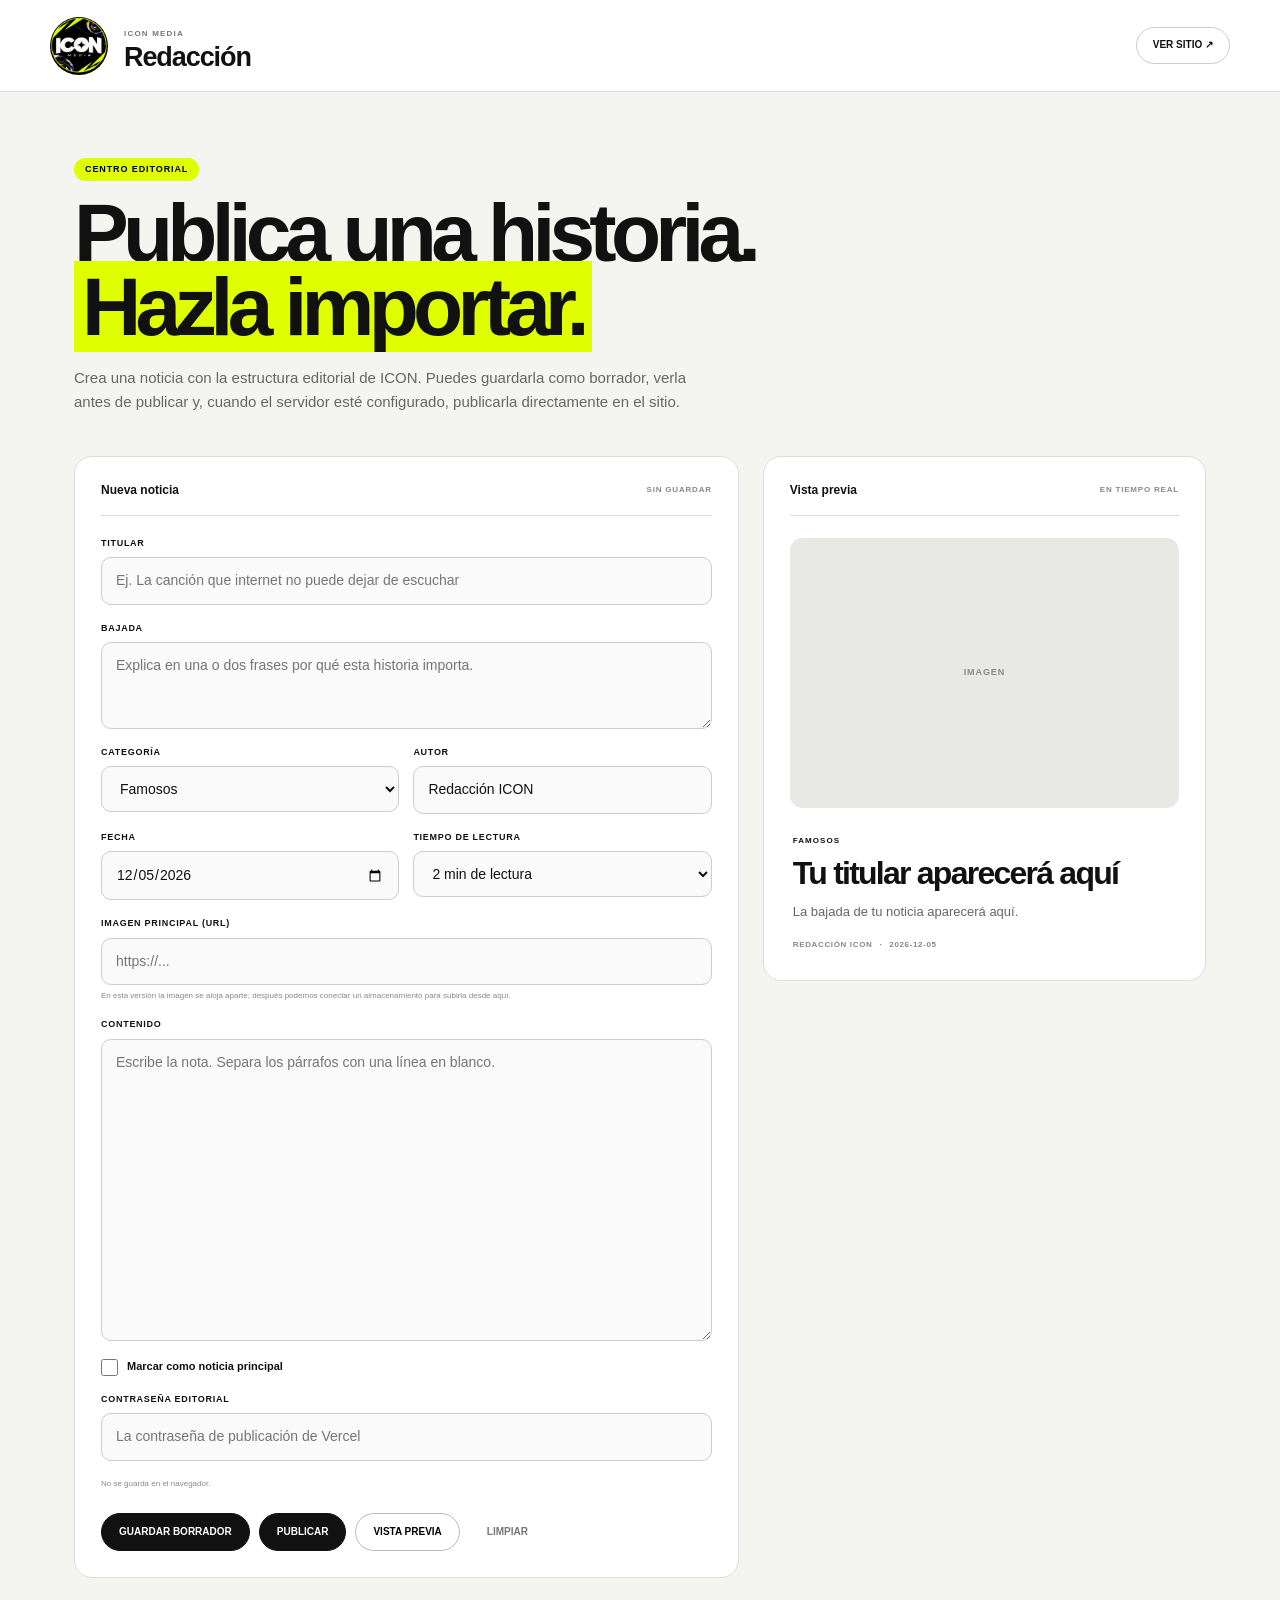
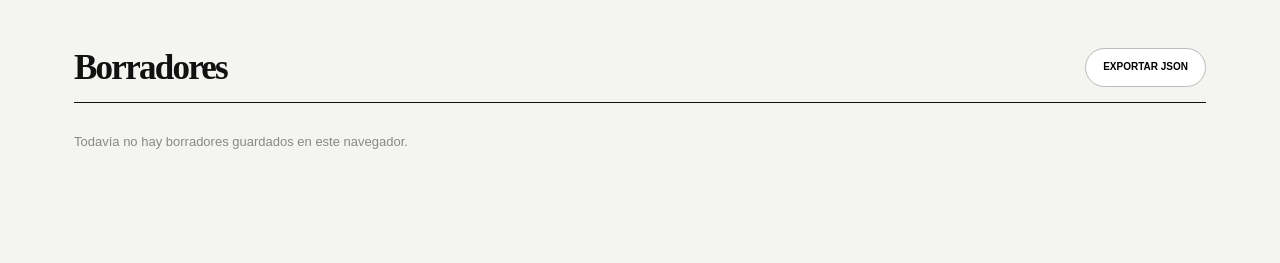
<file: admin.html>
<!doctype html>
<html lang="es">
<head>
  <meta charset="UTF-8" />
  <meta name="viewport" content="width=device-width, initial-scale=1.0" />
  <meta name="theme-color" content="#000000" />
  <title>Redacción — ICON MEDIA</title>
  <link rel="icon" href="Emblema%20Circular%20ICON%20MEDIA%20Ne%C3%B3n(2).png?v=9" type="image/png" />
  <link rel="stylesheet" href="styles.css?v=6" />
  <link rel="stylesheet" href="admin.css?v=1" />
</head>
<body class="admin-body">
  <header class="admin-header">
    <a class="admin-brand" href="index.html"><img src="Emblema%20Circular%20ICON%20MEDIA%20Ne%C3%B3n(2).png?v=9" alt="ICON MEDIA"></a>
    <div><span class="admin-kicker">ICON MEDIA</span><h1>Redacción</h1></div>
    <a class="admin-back" href="index.html">Ver sitio ↗</a>
  </header>

  <main class="admin-shell">
    <section class="admin-intro">
      <span class="eyebrow accent">CENTRO EDITORIAL</span>
      <h2>Publica una historia.<br><strong>Hazla importar.</strong></h2>
      <p>Crea una noticia con la estructura editorial de ICON. Puedes guardarla como borrador, verla antes de publicar y, cuando el servidor esté configurado, publicarla directamente en el sitio.</p>
    </section>

    <div class="admin-grid">
      <form id="storyForm" class="editor-card">
        <div class="card-top"><strong>Nueva noticia</strong><span id="saveStatus">Sin guardar</span></div>
        <label>Titular<input id="title" maxlength="120" required placeholder="Ej. La canción que internet no puede dejar de escuchar"></label>
        <label>Bajada<textarea id="deck" maxlength="220" rows="3" required placeholder="Explica en una o dos frases por qué esta historia importa."></textarea></label>
        <div class="form-row">
          <label>Categoría<select id="category"><option>Famosos</option><option>Música</option><option>Viral</option><option>Series</option><option>Tendencias</option><option>Internet</option></select></label>
          <label>Autor<input id="author" value="Redacción ICON" required></label>
        </div>
        <div class="form-row">
          <label>Fecha<input id="date" type="date" required></label>
          <label>Tiempo de lectura<select id="reading"><option>2 min de lectura</option><option>3 min de lectura</option><option>4 min de lectura</option><option>5 min de lectura</option><option>7 min de lectura</option></select></label>
        </div>
        <label>Imagen principal (URL)<input id="image" type="url" placeholder="https://..."><small>En esta versión la imagen se aloja aparte; después podemos conectar un almacenamiento para subirla desde aquí.</small></label>
        <label>Contenido<textarea id="body" rows="14" required placeholder="Escribe la nota. Separa los párrafos con una línea en blanco."></textarea></label>
        <label class="check"><input id="featured" type="checkbox"> Marcar como noticia principal</label>
        <div class="publish-box">
          <label>Contraseña editorial<input id="adminPassword" type="password" autocomplete="current-password" placeholder="La contraseña de publicación de Vercel"></label>
          <small>No se guarda en el navegador.</small>
        </div>
        <div class="editor-actions"><button type="submit" class="btn-primary">Guardar borrador</button><button type="button" id="publishBtn" class="btn-primary">PUBLICAR</button><button type="button" id="previewBtn" class="btn-secondary">Vista previa</button><button type="button" id="clearBtn" class="btn-ghost">Limpiar</button></div>
      </form>

      <aside class="preview-card">
        <div class="card-top"><strong>Vista previa</strong><span>EN TIEMPO REAL</span></div>
        <div id="previewImage" class="preview-image"><span>IMAGEN</span></div>
        <div class="preview-content"><span id="previewCategory" class="preview-category">VIRAL</span><h3 id="previewTitle">Tu titular aparecerá aquí</h3><p id="previewDeck">La bajada de tu noticia aparecerá aquí.</p><div class="preview-meta"><span id="previewAuthor">REDACCIÓN ICON</span><span>·</span><span id="previewDate">HOY</span></div></div>
      </aside>
    </div>

    <section class="drafts-section">
      <div class="section-head"><h2>Borradores</h2><button id="exportBtn" class="btn-secondary">Exportar JSON</button></div>
      <div id="draftList" class="draft-list"><p class="empty-state">Todavía no hay borradores guardados en este navegador.</p></div>
    </section>

    <div id="toast" class="admin-toast" role="status"></div>
  </main>
  <script src="admin.js?v=2"></script>
</body>
</html>
</file>
<file: styles.css>
:root{--bg:#fff;--ink:#050505;--muted:#777;--line:#d9d9d9;--accent:#dfff00;--black:#000;--white:#fff;--radius:14px;--max:1180px}*{box-sizing:border-box}html{scroll-behavior:smooth}body{margin:0;background:var(--bg);color:var(--ink);font-family:'DM Sans',sans-serif;line-height:1.25}a{color:inherit;text-decoration:none}button,input{font:inherit}.container{width:min(var(--max),calc(100% - 48px));margin-inline:auto}.announcement{height:28px;background:#000;color:#fff;display:flex;align-items:center;justify-content:center;gap:7px;font-size:9px;font-weight:700;letter-spacing:.08em;text-transform:uppercase;position:relative}.announcement strong{color:#fff}.live-dot{width:7px;height:7px;background:var(--accent);border-radius:50%;display:inline-block}.top-social{position:absolute;right:max(24px,calc((100vw - 1180px)/2));display:flex;gap:16px}.top-social a{font-size:9px}.site-header{height:104px;background:#fff;display:flex;align-items:center;gap:40px;padding:0 max(24px,calc((100vw - 1180px)/2));position:relative;z-index:20}.brand-lockup{display:flex;flex-direction:column;line-height:.76;min-width:170px}.brand-icon{font-family:'Space Grotesk';font-weight:700;font-size:47px;letter-spacing:-.12em}.brand-icon:after{content:'.';color:var(--accent)}.brand-media{font-size:11px;font-weight:800;letter-spacing:.5em;margin-left:29px;margin-top:8px}.desktop-nav{display:flex;align-items:center;gap:25px;margin-left:auto}.desktop-nav a{font-size:11px;font-weight:700;white-space:nowrap}.desktop-nav a:hover{opacity:.55}.search-button{height:42px;min-width:176px;border:1px solid #999;border-radius:999px;background:#fff;display:flex;align-items:center;gap:11px;padding:0 15px;cursor:pointer}.search-button span{font-size:24px;line-height:1}.search-button em{font-size:11px;color:#999;font-style:normal}.hero{padding-top:4px;padding-bottom:18px}.hero{position:relative;height:430px;background:#050505;border-radius:var(--radius);overflow:hidden;display:block}.hero-image{position:absolute;inset:0 0 0 40%;min-height:0;border-radius:0;background:linear-gradient(90deg,#050505 0%,rgba(5,5,5,.75) 18%,rgba(5,5,5,0) 52%),url('https://images.unsplash.com/photo-1524504388940-b1c1722653e1?auto=format&fit=crop&w=1600&q=90') center/cover}.hero-copy{position:absolute;z-index:3;left:30px;top:25px;width:43%;color:#fff;padding:0}.eyebrow{display:inline-flex;font-size:9px;font-weight:800;letter-spacing:.1em;text-transform:uppercase}.eyebrow.accent{background:var(--accent);color:#000;padding:6px 11px;border-radius:999px}.hero h1{font-family:'Space Grotesk';font-size:clamp(48px,5.4vw,76px);line-height:.88;letter-spacing:-.075em;max-width:520px;margin:19px 0 19px}.hero h1 strong{color:var(--accent);font-weight:700}.hero h1 span{white-space:nowrap}.hero-copy>p{font-size:15px;color:#eee;max-width:400px;margin:0 0 17px}.meta{display:flex;gap:8px;font-size:9px;font-weight:800;color:#ddd;letter-spacing:.06em}.primary-cta{display:inline-flex;align-items:center;gap:22px;background:var(--accent);color:#000;border-radius:999px;padding:12px 18px;font-size:11px;font-weight:800;margin-top:17px}.primary-cta span{font-size:16px}.hero-category,.category{position:absolute;left:15px;top:15px;background:#fff;color:#000;border-radius:999px;padding:6px 10px;font-size:8px;font-weight:800;letter-spacing:.08em}.hero-category{z-index:5}.hero-mark{position:absolute;right:18px;bottom:18px;background:var(--accent);color:#000;border-radius:50%;width:39px;height:39px;display:grid;place-items:center;font-weight:800;z-index:5}.hero-count{position:absolute;right:62px;bottom:30px;font-size:10px;color:#fff;font-weight:700;z-index:5}.hero-controls{position:absolute;right:18px;bottom:18px;display:flex;align-items:center;gap:12px;color:#fff;z-index:5}.hero-controls button{width:38px;height:38px;border:0;border-radius:50%;background:rgba(255,255,255,.1);color:#fff}.now-strip{background:#000;color:#fff;border:0;border-radius:10px;display:grid;grid-template-columns:160px 1fr;min-height:47px;align-items:center;padding:0 15px}.now-title{display:flex;align-items:center;gap:7px;font-size:10px}.now-title small{font-size:8px;color:#aaa}.ticker{display:flex;align-items:center;gap:22px;overflow:hidden;white-space:nowrap;font-size:10px;color:#ddd}.ticker b{color:#fff;margin-right:7px}.ticker i{height:15px;width:1px;background:#666;display:block;flex:none}.section{padding:65px 0 15px}.section-head{display:flex;align-items:center;justify-content:space-between;border-bottom:1px solid #ccc;padding-bottom:13px;margin-bottom:18px}.section-head h2{font-family:'Space Grotesk';font-size:35px;letter-spacing:-.065em;margin:0}.section-head a{font-size:10px;font-weight:800}.four-grid{grid-template-columns:repeat(4,1fr)}.news-grid{display:grid;gap:16px}.story-image{height:215px;border-radius:11px;display:block;position:relative;overflow:hidden;background-size:cover;background-position:center;transition:transform .25s}.story:hover .story-image{transform:translateY(-2px)}.story-body{padding:10px 1px}.story-body h3{font-family:'Space Grotesk';font-size:20px;line-height:1.03;letter-spacing:-.045em;margin:4px 0 13px}.story-body p{font-size:8px;color:#777;font-weight:700;letter-spacing:.05em;margin:0}.story-foot{display:flex;align-items:center;justify-content:space-between}.story-foot p{margin:0}.story-foot a{width:27px;height:27px;border-radius:50%;background:#000;color:#fff;display:grid;place-items:center;font-size:13px}.image-2{background-image:url('https://images.unsplash.com/photo-1517841905240-472988babdf9?auto=format&fit=crop&w=900&q=90')}.image-3{background-image:url('https://images.unsplash.com/photo-1516280440614-37939bbacd81?auto=format&fit=crop&w=900&q=90')}.image-4{background-image:url('https://images.unsplash.com/photo-1492684223066-81342ee5ff30?auto=format&fit=crop&w=900&q=90')}.image-10{background-image:url('https://images.unsplash.com/photo-1489599849927-2ee91cede3ba?auto=format&fit=crop&w=900&q=90')}.split-section{display:grid;grid-template-columns:1.9fr .9fr;gap:45px;align-items:end;padding-top:54px}.categories-block .section-head{margin-bottom:20px}.category-icons{display:flex;justify-content:space-between;gap:14px}.category-icons a{display:flex;flex-direction:column;align-items:center;gap:9px;min-width:74px}.category-icons span{width:61px;height:61px;border:1px solid #ccc;border-radius:50%;display:grid;place-items:center;font-size:27px}.category-icons a.active span{background:var(--accent);border-color:var(--accent)}.category-icons strong{font-size:10px}.icon-promo{background:var(--accent);min-height:154px;border-radius:11px;padding:20px;position:relative;overflow:hidden}.icon-promo span{font-size:8px;font-weight:800}.icon-promo h3{font-family:'Space Grotesk';font-size:27px;line-height:.94;letter-spacing:-.06em;margin:17px 0;position:relative;z-index:2}.icon-promo a{position:absolute;right:17px;bottom:15px;width:31px;height:31px;border-radius:50%;background:#000;color:#fff;display:grid;place-items:center;z-index:4}.icon-promo:after{content:'';position:absolute;width:155px;height:155px;right:-63px;top:-12px;border-radius:50%;border:23px solid #000;opacity:.9}.trending-section{padding-top:52px;align-items:stretch}.trend-compact{display:grid;grid-template-columns:repeat(3,1fr);gap:20px}.trend-compact>a{display:grid;grid-template-columns:34px 48px 1fr;grid-template-rows:auto auto;column-gap:9px;align-items:center;padding:8px 0;border-bottom:1px solid #ccc}.trend-compact b{font-family:'Space Grotesk';font-size:20px;grid-row:1/3}.trend-mini{width:48px;height:48px;border-radius:7px;background-size:cover;background-position:center;grid-row:1/3}.trend-compact strong{font-family:'Space Grotesk';font-size:10px;line-height:1.1}.trend-compact small{font-size:7px;color:#888;margin-top:4px}.image-5{background-image:url('https://images.unsplash.com/photo-1535713875002-d1d0cf377fde?auto=format&fit=crop&w=400&q=80')}.image-6{background-image:url('https://images.unsplash.com/photo-1515886657613-9f3515b0c78f?auto=format&fit=crop&w=400&q=80')}.image-netflix{background-image:url('https://images.unsplash.com/photo-1489599849927-2ee91cede3ba?auto=format&fit=crop&w=400&q=80')}.newsletter-card{background:#000;color:#fff;border-radius:11px;padding:21px;min-height:154px}.newsletter-card>span{font-size:14px;line-height:1.1}.newsletter-card strong{color:var(--accent)}.newsletter-card p{font-size:10px;color:#ddd;max-width:260px;margin:12px 0}.newsletter-card form{display:flex;background:#fff;border-radius:999px;padding:4px}.newsletter-card input{border:0;outline:0;background:transparent;width:100%;padding:8px 12px;font-size:10px}.newsletter-card button{border:0;background:var(--accent);border-radius:50%;width:34px;height:34px;font-weight:800;cursor:pointer}.recent-grid .story-image{height:210px}.newsletter-bottom{background:var(--accent);border-radius:var(--radius);padding:42px 48px;margin:58px auto 65px;position:relative;overflow:hidden}.newsletter-bottom h2{font-family:'Space Grotesk';font-size:clamp(40px,5vw,62px);line-height:.92;letter-spacing:-.065em;margin:15px 0}.newsletter-bottom .primary-cta{background:#000;color:#fff}.footer{border-top:1px solid #111;padding:28px 0 45px;display:grid;grid-template-columns:1fr auto auto;gap:35px;align-items:end}.footer-brand{font-family:'Space Grotesk';font-size:38px;font-weight:700;letter-spacing:-.1em}.footer-brand span{color:var(--accent)}.footer p,.footer small{font-size:9px;color:#777;margin:3px 0 0}.footer-links{display:flex;gap:18px;font-size:9px;font-weight:800;text-transform:uppercase}.search-modal{padding:42px}.search-modal h2{font-family:'Space Grotesk';font-size:50px;letter-spacing:-.06em;margin:16px 0 28px}.search-modal input{width:100%;border:0;border-bottom:1px solid #111;background:transparent;padding:12px 0;outline:0;font-size:18px}.search-modal p{font-size:11px;color:#777}.close{position:absolute;right:20px;top:17px;border:0;background:transparent;font-size:30px;cursor:pointer}dialog{border:0;border-radius:20px;padding:0;width:min(620px,calc(100% - 30px));background:#fff;color:#111;box-shadow:0 20px 80px rgba(0,0,0,.25)}dialog::backdrop{background:rgba(0,0,0,.55);backdrop-filter:blur(4px)}@media(max-width:1000px){.desktop-nav{display:none}.site-header{justify-content:space-between;padding:0 24px}.hero{height:430px}.hero-copy{width:52%}.four-grid{grid-template-columns:repeat(2,1fr)}.split-section{grid-template-columns:1fr}.icon-promo{min-height:170px}.top-social{display:none}}@media(max-width:650px){.container{width:calc(100% - 28px)}.announcement{font-size:8px}.site-header{height:86px;padding:0 14px}.brand-lockup{min-width:auto}.brand-icon{font-size:35px}.brand-media{font-size:8px;margin-left:21px}.search-button{min-width:42px;width:42px;padding:0;justify-content:center}.search-button em{display:none}.hero{height:550px;padding-top:0}.hero-image{inset:0}.hero-copy{left:20px;top:24px;width:calc(100% - 40px)}.hero-image{background:linear-gradient(180deg,rgba(0,0,0,.65) 0%,rgba(0,0,0,.15) 46%,rgba(0,0,0,.65) 100%),url('https://images.unsplash.com/photo-1524504388940-b1c1722653e1?auto=format&fit=crop&w=1000&q=90') center/cover}.hero h1{font-size:clamp(48px,14vw,66px);max-width:420px}.hero-copy>p{font-size:14px}.now-strip{grid-template-columns:1fr;gap:8px;padding:10px 12px}.ticker{gap:16px}.section{padding:55px 0 10px}.section-head h2{font-size:29px}.section-head a{font-size:9px}.four-grid{grid-template-columns:1fr}.story-image,.recent-grid .story-image{height:330px}.story-body h3{font-size:27px}.category-icons{display:grid;grid-template-columns:repeat(3,1fr);row-gap:20px}.category-icons a{min-width:0}.category-icons span{width:54px;height:54px}.trend-compact{grid-template-columns:1fr}.trend-compact>a{grid-template-columns:35px 55px 1fr}.trend-mini{width:55px;height:55px}.newsletter-card{margin-top:10px}.newsletter-bottom{padding:32px 25px}.newsletter-bottom h2{font-size:42px}.footer{grid-template-columns:1fr;gap:20px}.footer-links{flex-wrap:wrap}}
.search-results{margin-top:24px;display:grid;gap:8px;max-height:340px;overflow:auto}.search-results a{display:grid;gap:4px;padding:12px 0;border-top:1px solid #ddd}.search-results a small{font-size:8px;font-weight:800;color:#777;letter-spacing:.08em}.search-results a strong{font-family:"Space Grotesk";font-size:17px;line-height:1.05}.search-results p{font-size:11px;color:#777}.category-results{margin-top:48px}.category-story-image{background-color:#eee}

/* PWA / mobile safe-area */
html,body{min-height:100%;overflow-x:hidden}
.announcement{
  height:calc(28px + env(safe-area-inset-top, 0px));
  padding-top:env(safe-area-inset-top, 0px);
  box-sizing:border-box;
}
.site-header{
  top:env(safe-area-inset-top, 0px);
  padding-left:max(24px,calc((100vw - 1180px)/2),env(safe-area-inset-left,0px));
  padding-right:max(24px,calc((100vw - 1180px)/2),env(safe-area-inset-right,0px));
}
@media(max-width:650px){
  .site-header{
    height:calc(86px + env(safe-area-inset-top, 0px));
    padding-top:env(safe-area-inset-top, 0px);
    padding-left:max(14px,env(safe-area-inset-left,0px));
    padding-right:max(14px,env(safe-area-inset-right,0px));
  }
  .announcement{justify-content:center}
  .top-social{display:none}
}
@media(display-mode:standalone){
  .site-header{position:sticky;top:env(safe-area-inset-top,0px)}
}

.search-button span{color:#000;-webkit-text-fill-color:#000}
</file>
<file: admin.css>
:root{--admin-bg:#f4f4f1;--admin-line:#111;--admin-muted:#747474;--admin-yellow:#dfff00}.admin-body{background:var(--admin-bg);color:#111;min-height:100vh}.admin-header{height:92px;background:#fff;border-bottom:1px solid #ddd;padding:0 max(24px,calc((100vw - 1180px)/2));display:flex;align-items:center;gap:16px;position:sticky;top:0;z-index:20}.admin-brand{width:58px;height:58px;border-radius:50%;overflow:hidden;display:block;background:#000;flex:none}.admin-brand img{width:100%;height:100%;object-fit:cover;display:block}.admin-kicker{font-size:8px;font-weight:900;letter-spacing:.15em;color:#777}.admin-header h1{font:700 27px/1 'Space Grotesk',sans-serif;letter-spacing:-.04em;margin:3px 0 0}.admin-back{margin-left:auto;border:1px solid #ccc;border-radius:999px;padding:11px 16px;font-size:10px;font-weight:800;text-transform:uppercase}.admin-shell{max-width:1180px;margin:auto;padding:65px 24px 100px}.admin-intro{max-width:700px;margin-bottom:42px}.admin-intro h2{font:700 clamp(46px,7vw,82px)/.9 'Space Grotesk',sans-serif;letter-spacing:-.07em;margin:15px 0 22px}.admin-intro h2 strong{background:var(--admin-yellow);padding:0 8px}.admin-intro p{max-width:650px;color:#666;line-height:1.6;font-size:15px}.admin-grid{display:grid;grid-template-columns:minmax(0,1.2fr) minmax(330px,.8fr);gap:24px;align-items:start}.editor-card,.preview-card{background:#fff;border:1px solid #ddd;border-radius:18px;padding:26px}.card-top{display:flex;justify-content:space-between;align-items:center;border-bottom:1px solid #ddd;padding-bottom:17px;margin-bottom:22px;font-size:12px}.card-top span{font-size:8px;font-weight:900;color:#888;letter-spacing:.1em;text-transform:uppercase}.editor-card label{display:block;font-size:9px;font-weight:900;letter-spacing:.08em;text-transform:uppercase;margin:0 0 18px}.editor-card input,.editor-card select,.editor-card textarea{display:block;width:100%;box-sizing:border-box;border:1px solid #ccc;border-radius:10px;background:#fafafa;padding:13px 14px;margin-top:8px;font:500 14px/1.4 'DM Sans',sans-serif;color:#111;outline:none}.editor-card textarea{resize:vertical}.editor-card input:focus,.editor-card select:focus,.editor-card textarea:focus{border-color:#111;background:#fff}.editor-card small{display:block;color:#888;font-size:8px;font-weight:500;text-transform:none;letter-spacing:0;margin-top:6px}.form-row{display:grid;grid-template-columns:1fr 1fr;gap:14px}.check{display:flex!important;align-items:center;gap:9px;text-transform:none!important;letter-spacing:0!important;font-size:11px!important}.check input{width:17px!important;height:17px;margin:0!important;accent-color:#111}.editor-actions{display:flex;gap:9px;flex-wrap:wrap;margin-top:24px}.btn-primary,.btn-secondary,.btn-ghost{border-radius:999px;padding:12px 17px;font-size:10px;font-weight:900;text-transform:uppercase;cursor:pointer}.btn-primary{background:#111;color:#fff;border:1px solid #111}.btn-primary:hover{background:var(--admin-yellow);color:#111}.btn-secondary{background:#fff;border:1px solid #bbb}.btn-secondary:hover{border-color:#111}.btn-ghost{background:transparent;border:1px solid transparent;color:#777}.preview-card{position:sticky;top:112px}.preview-image{height:270px;border-radius:13px;background:#e8e8e5 center/cover no-repeat;display:grid;place-items:center;color:#888;font-size:9px;font-weight:900;letter-spacing:.1em;overflow:hidden}.preview-image.has-image span{display:none}.preview-content{padding:20px 3px 4px}.preview-category{font-size:8px;font-weight:900;letter-spacing:.13em}.preview-content h3{font:700 32px/.98 'Space Grotesk',sans-serif;letter-spacing:-.055em;margin:10px 0}.preview-content p{color:#666;font-size:13px;line-height:1.5}.preview-meta{display:flex;gap:7px;margin-top:18px;font-size:8px;font-weight:900;letter-spacing:.08em;color:#888}.drafts-section{margin-top:70px}.drafts-section .section-head{display:flex;justify-content:space-between;align-items:center;border-bottom:1px solid #111;padding-bottom:15px}.drafts-section h2{font:700 35px/.95 'Space Grotesk';letter-spacing:-.05em;margin:0}.draft-list{display:grid;gap:10px;margin-top:15px}.draft-item{background:#fff;border:1px solid #ddd;border-radius:12px;padding:16px;display:flex;align-items:center;gap:15px}.draft-item strong{font:700 17px/1 'Space Grotesk';letter-spacing:-.03em}.draft-item small{display:block;color:#888;font-size:8px;font-weight:800;margin-top:6px}.draft-item button{margin-left:auto;border:1px solid #ddd;background:#fff;border-radius:999px;padding:8px 12px;font-size:8px;font-weight:900;cursor:pointer}.empty-state{color:#888;font-size:13px}.admin-toast{position:fixed;right:20px;bottom:20px;background:#111;color:#fff;border-radius:999px;padding:12px 17px;font-size:10px;font-weight:800;opacity:0;transform:translateY(10px);pointer-events:none;transition:.2s}.admin-toast.show{opacity:1;transform:translateY(0)}@media(max-width:850px){.admin-grid{grid-template-columns:1fr}.preview-card{position:static}.preview-image{height:240px}}@media(max-width:560px){.admin-header{height:76px;padding:0 16px}.admin-brand{width:48px;height:48px}.admin-header h1{font-size:22px}.admin-back{padding:9px 12px}.admin-shell{padding:45px 16px 80px}.form-row{grid-template-columns:1fr}.editor-card,.preview-card{padding:19px}.admin-intro h2{font-size:52px}.preview-content h3{font-size:27px}}
</file>
